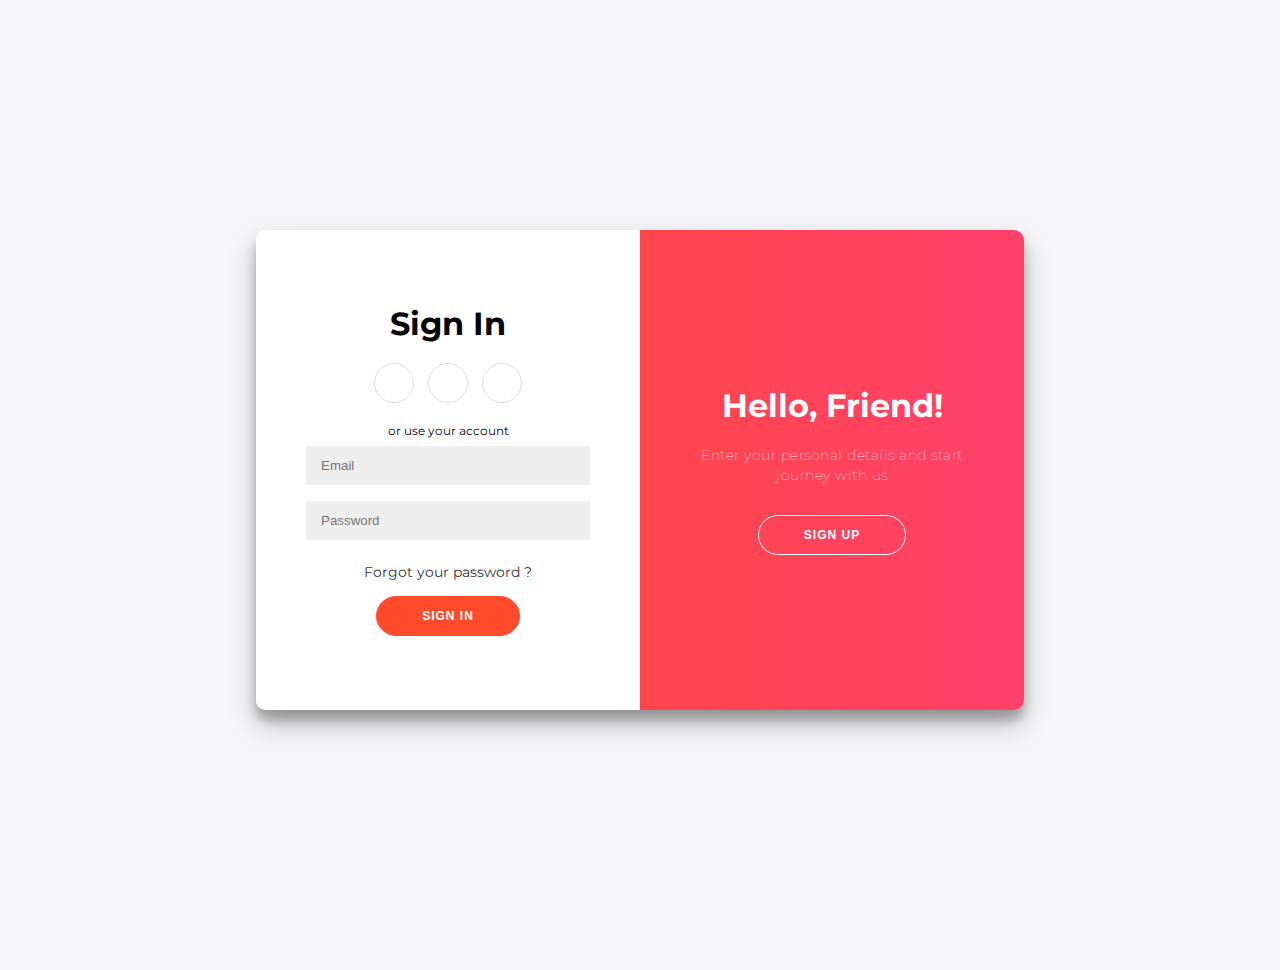
<file: Animated Sign In Form/index.html>
<!DOCTYPE html>
<html lang="en">

<head>
    <meta charset="UTF-8">
    <meta http-equiv="X-UA-Compatible" content="IE=edge">
    <meta name="viewport" content="width=device-width, initial-scale=1.0">
    <link rel="stylesheet" href="https://cdnjs.cloudflare.com/ajax/libs/font-awesome/6.1.2/css/all.min.css"
        integrity="sha512-1sCRPdkRXhBV2PBLUdRb4tMg1w2YPf37qatUFeS7zlBy7jJI8Lf4VHwWfZZfpXtYSLy85pkm9GaYVYMfw5BC1A=="
        crossorigin="anonymous" referrerpolicy="no-referrer" />
    <link rel="stylesheet" href="style.css">
    <title> Sign In / Sign Up</title>
</head>

<body>
    <div class="container" id="container">
        <div class="form-container sign-up-container">
            <form action="#">
                <h1>Create Account</h1>
                <div class="social-container">
                    <a href="#" class="social"><i class="fab fa-facebook-f"></i></a>
                    <a href="#" class="social"><i class="fab fa-google-plus-g"></i></a>
                    <a href="#" class="social"><i class="fab fa-linkedin-in"></i></a>
                </div>
                <span>or use your email for registration</span>
                <input type="text" placeholder="Name">
                <input type="email" placeholder="Email">
                <input type="password" placeholder="Password">
                <button> Sign In </button>
            </form>
        </div>
        <div class="form-container sign-in-container">
            <form action="#">
                <h1>Sign In</h1>
                <div class="social-container">
                    <a href="#" class="social"><i class="fab fa-facebook-f"></i></a>
                    <a href="#" class="social"><i class="fab fa-google-plus-g"></i></a>
                    <a href="#" class="social"><i class="fab fa-linkedin-in"></i></a>
                </div>
                <span>or use your account</span>
                <input type="email" placeholder="Email">
                <input type="password" placeholder="Password">
                <a href="#">Forgot your password ?</a>
                <button>Sign In</button>
            </form>
        </div>
        <div class="overlay-container">
            <div class="overlay">
                <div class="overlay-panel overlay-left">
                    <h1>Welcome Back!</h1>
                    <p>
                        To keep connected with us please login with your personal info
                    </p>
                    <button class="ghost" id="signIn">Sign In</button>
                </div>
                <div class="overlay-panel overlay-right">
                    <h1>Hello, Friend!</h1>
                    <p>Enter your personal details and start journey with us</p>
                    <button class="ghost" id="signUp">Sign Up</button>
                </div>
            </div>
        </div>
    </div>

    <script src="index.js"></script>
</body>

</html>
</file>
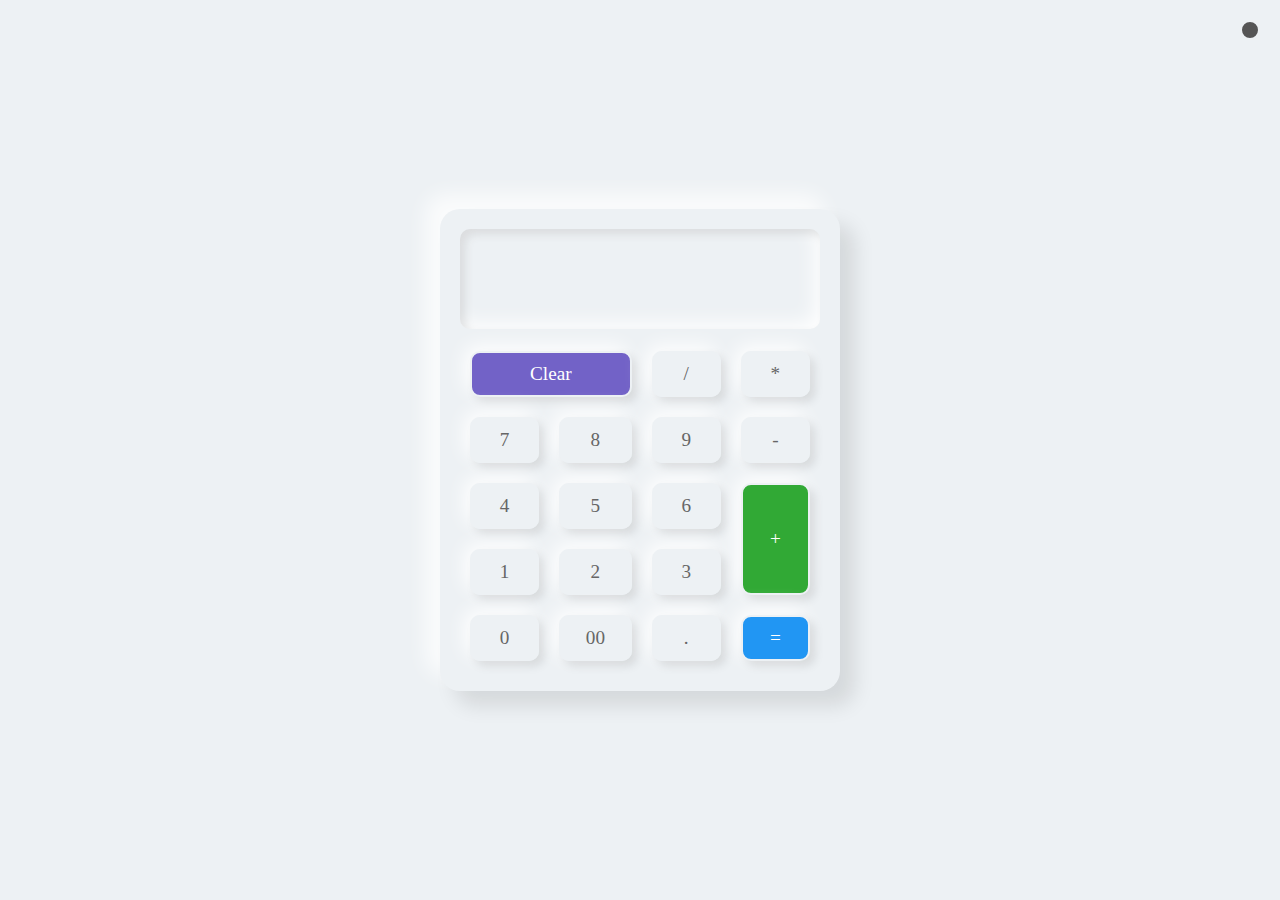
<file: Calculator/index.html>
<!DOCTYPE html>
<html lang="en">

<head>
    <meta charset="UTF-8">
    <meta http-equiv="X-UA-Compatible" content="IE=edge">
    <meta name="viewport" content="width=device-width, initial-scale=1.0">
    <link rel="stylesheet" href="style.css">
    <title>Calculator</title>
</head>

<body>
    <div class="toggleBtn"></div>
    <div class="calculator">
        <div class="btns">
            <h2 id="value"></h2>
            <span id="clear">Clear</span>
            <span>/</span>
            <span>*</span>
            <span>7</span>
            <span>8</span>
            <span>9</span>
            <span>-</span>
            <span>4</span>
            <span>5</span>
            <span>6</span>
            <span id="plus">+</span>
            <span>1</span>
            <span>2</span>
            <span>3</span>
            <span>0</span>
            <span>00</span>
            <span>.</span>
            <span id="equal">=</span>
        </div>
    </div>
    <script>
        let btns = document.querySelector('.btns');
        let btn = document.querySelectorAll('span');
        let value = document.getElementById('value');
        let toggleBtn = document.querySelector('.toggleBtn');
        let body = document.querySelector('body');


        for (let i = 0; i < btn.length; i++) {
            btn[i].addEventListener("click", function () {
                if (this.innerHTML == "=") {
                    value.innerHTML = eval(value.innerHTML);
                }
                else {
                    if (this.innerHTML == "Clear") {
                        value.innerHTML = ""
                    }
                    else {
                        value.innerHTML += this.innerHTML;
                    }
                }
            })
        }
        toggleBtn.onclick = function () {
            body.classList.toggle('dark')
        }
    </script>
</body>

</html>
</file>
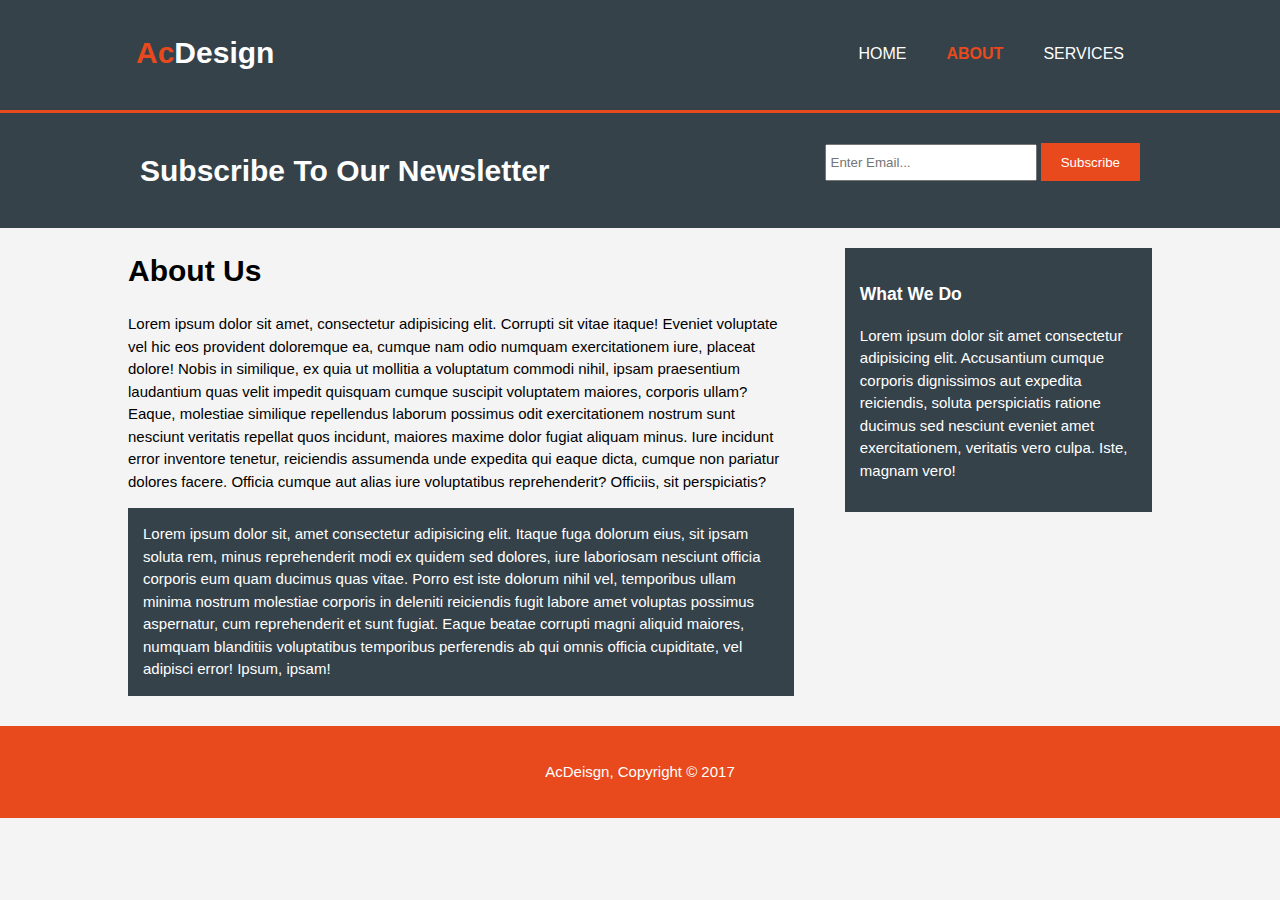
<file: AcDesign Webpage/about.html>
<!DOCTYPE html>
<html>
  <head>
    <meta charset="utf-8">
    <meta name="viewport" content="width=device-width">
    <meta name="description" content="Affordable and professional web design">
	  <meta name="keywords" content="web design, affordable web design, professional web design">
  	<meta name="author" content="Brad Traversy">
    <title>Acme Web Deisgn | About</title>
    <link rel="stylesheet" href="acdesign.css">
  </head>
  <body>
    <header>
      <div class="container">
        <div id="branding">
          <h1><span class="highlight">Ac</span>Design</h1>
        </div>
        <nav>
          <ul>
            <li><a href="acdesign.html">Home</a></li>
            <li class="current"><a href="about.html">About</a></li>
            <li><a href="services.html">Services</a></li>
          </ul>
        </nav>
      </div>
    </header>

    

    <section id="newsletter">
      <div class="container">
        <h1>Subscribe To Our Newsletter</h1>
        <form>
          <input type="email" placeholder="Enter Email...">
          <button type="submit" class="button_1">Subscribe</button>
        </form>
      </div>
    </section>

    <section id="main">
      <div class="container">
        <article id="main-col">
            <h1 class="page-title">About Us</h1>
            <p>
                Lorem ipsum dolor sit amet, consectetur adipisicing elit. Corrupti sit vitae itaque! Eveniet voluptate vel hic eos provident doloremque ea, cumque nam odio numquam exercitationem iure, placeat dolore! Nobis in similique, ex quia ut mollitia a voluptatum commodi nihil, ipsam praesentium laudantium quas velit impedit quisquam cumque suscipit voluptatem maiores, corporis ullam? Eaque, molestiae similique repellendus laborum possimus odit exercitationem nostrum sunt nesciunt veritatis repellat quos incidunt, maiores maxime dolor fugiat aliquam minus. Iure incidunt error inventore tenetur, reiciendis assumenda unde expedita qui eaque dicta, cumque non pariatur dolores facere. Officia cumque aut alias iure voluptatibus reprehenderit? Officiis, sit perspiciatis?
            </p>
            <p class="dark">
                Lorem ipsum dolor sit, amet consectetur adipisicing elit. Itaque fuga dolorum eius, sit ipsam soluta rem, minus reprehenderit modi ex quidem sed dolores, iure laboriosam nesciunt officia corporis eum quam ducimus quas vitae. Porro est iste dolorum nihil vel, temporibus ullam minima nostrum molestiae corporis in deleniti reiciendis fugit labore amet voluptas possimus aspernatur, cum reprehenderit et sunt fugiat. Eaque beatae corrupti magni aliquid maiores, numquam blanditiis voluptatibus temporibus perferendis ab qui omnis officia cupiditate, vel adipisci error! Ipsum, ipsam!
            </p>
        </article>
        <aside id="sidebar">
            <div class="dark">
                <h3>What We Do</h3>
                <p>
                    Lorem ipsum dolor sit amet consectetur adipisicing elit. Accusantium cumque corporis dignissimos aut expedita reiciendis, soluta perspiciatis ratione ducimus sed nesciunt eveniet amet exercitationem, veritatis vero culpa. Iste, magnam vero!
                </p>
            </div>
        </aside>
      </div>
    </section>

    <footer>
      <p>AcDeisgn, Copyright &copy; 2017</p>
    </footer>
  </body>
</html>
</file>
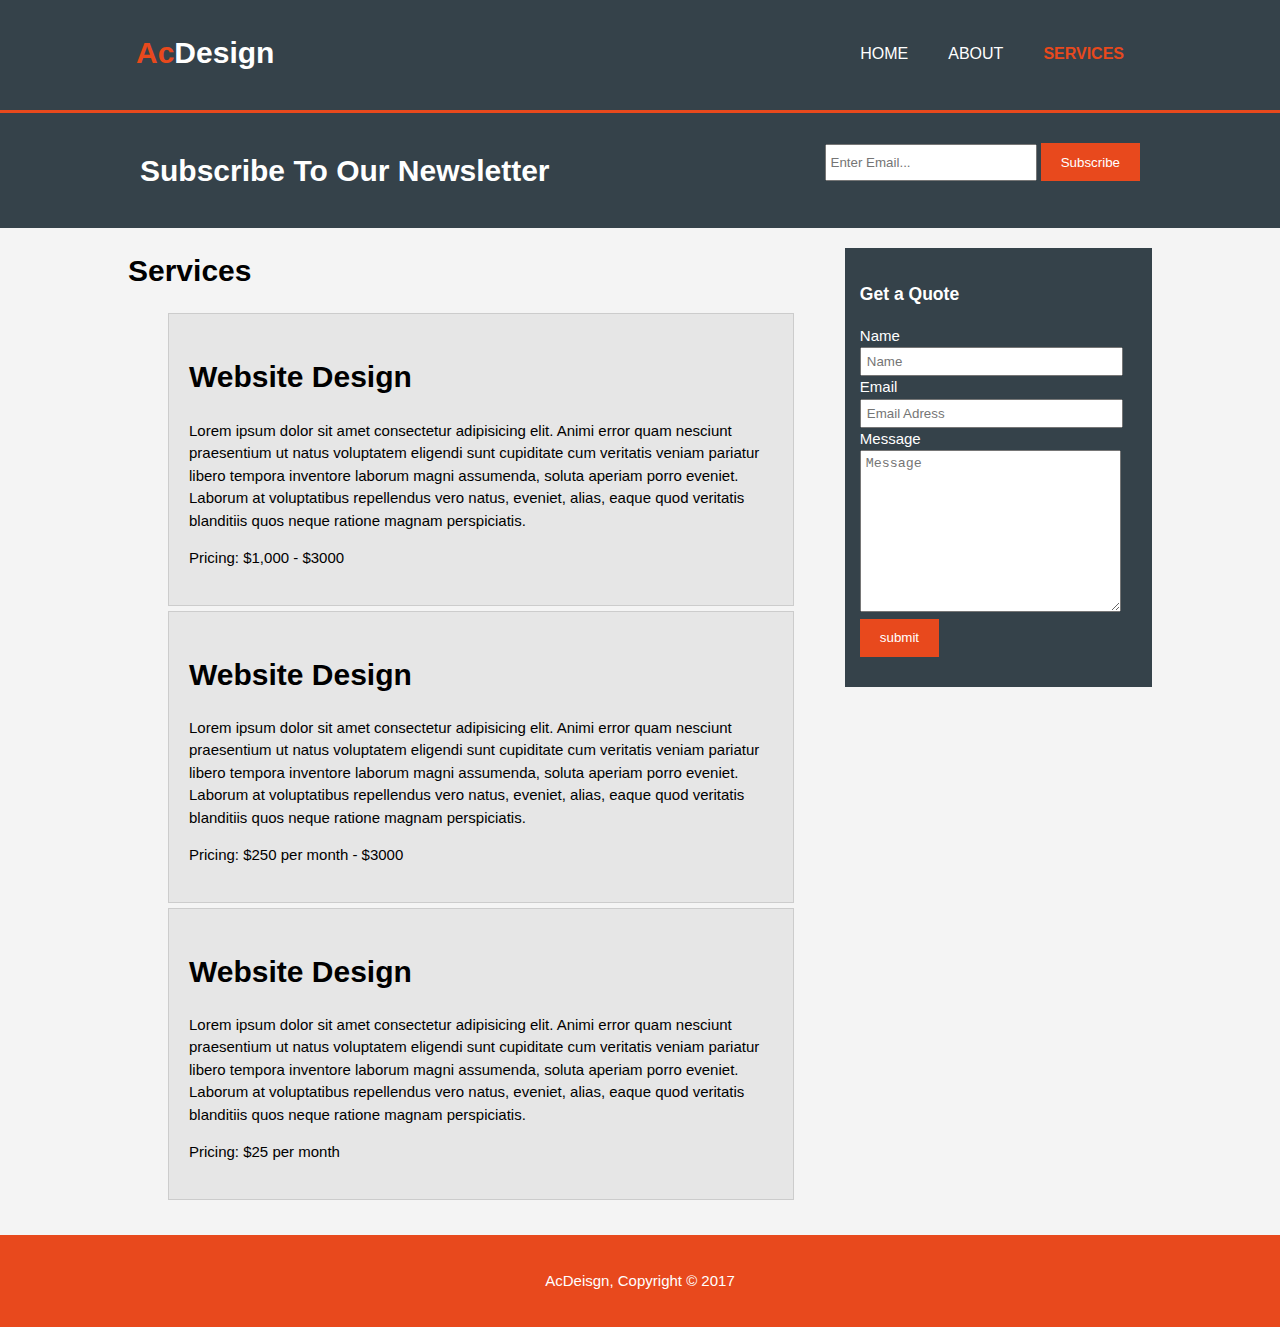
<file: AcDesign Webpage/services.html>
<!DOCTYPE html>
<html>
  <head>
    <meta charset="utf-8">
    <meta name="viewport" content="width=device-width">
    <meta name="description" content="Affordable and professional web design">
	  <meta name="keywords" content="web design, affordable web design, professional web design">
  	<meta name="author" content="Brad Traversy">
    <title>Acme Web Deisgn | Services</title>
    <link rel="stylesheet" href="acdesign.css">
  </head>
  <body>
    <header>
      <div class="container">
        <div id="branding">
          <h1><span class="highlight">Ac</span>Design</h1>
        </div>
        <nav>
          <ul>
            <li><a href="acdesign.html">Home</a></li>
            <li><a href="about.html">About</a></li>
            <li class="current"><a href="services.html">Services</a></li>
          </ul>
        </nav>
      </div>
    </header>

    

    <section id="newsletter">
      <div class="container">
        <h1>Subscribe To Our Newsletter</h1>
        <form>
          <input type="email" placeholder="Enter Email...">
          <button type="submit" class="button_1">Subscribe</button>
        </form>
      </div>
    </section>

    <section id="main">
      <div class="container">
        <article id="main-col">
            <h1 class="page-title">Services</h1>
            <ul id="services">
                <li>
                    <h1>Website Design</h1>
                    <p>
                        Lorem ipsum dolor sit amet consectetur adipisicing elit. Animi error quam nesciunt praesentium ut natus voluptatem eligendi sunt cupiditate cum veritatis veniam pariatur libero tempora inventore laborum magni assumenda, soluta aperiam porro eveniet. Laborum at voluptatibus repellendus vero natus, eveniet, alias, eaque quod veritatis blanditiis quos neque ratione magnam perspiciatis.
                    </p>
                    <p>
                        Pricing: $1,000 - $3000
                    </p>
                </li>
                <li>
                    <h1>Website Design</h1>
                    <p>
                        Lorem ipsum dolor sit amet consectetur adipisicing elit. Animi error quam nesciunt praesentium ut natus voluptatem eligendi sunt cupiditate cum veritatis veniam pariatur libero tempora inventore laborum magni assumenda, soluta aperiam porro eveniet. Laborum at voluptatibus repellendus vero natus, eveniet, alias, eaque quod veritatis blanditiis quos neque ratione magnam perspiciatis.
                    </p>
                    <p>
                        Pricing: $250 per month - $3000
                    </p>
                </li>
                <li>
                    <h1>Website Design</h1>
                    <p>
                        Lorem ipsum dolor sit amet consectetur adipisicing elit. Animi error quam nesciunt praesentium ut natus voluptatem eligendi sunt cupiditate cum veritatis veniam pariatur libero tempora inventore laborum magni assumenda, soluta aperiam porro eveniet. Laborum at voluptatibus repellendus vero natus, eveniet, alias, eaque quod veritatis blanditiis quos neque ratione magnam perspiciatis.
                    </p>
                    <p>
                        Pricing: $25 per month
                    </p>
                </li>
            </ul>
        </article>
        <aside id="sidebar">
            <div class="dark">
                <h3>Get a Quote</h3>
                <p>
                    <form action="#" class="quote">
                        <div>
                            <label for="">Name</label><br>
                            <input type="text" placeholder="Name">
                        </div>
                        <div>
                            <label for="">Email</label><br>
                            <input type="email" placeholder="Email Adress">
                        </div>
                        <div>
                            <label for="">Message</label><br>
                            <textarea  placeholder="Message" name="" id="" cols="30" rows="10" ></textarea>
                        </div>
                        <button class="button_1" type="submit">submit</button>
                    </form>
                </p>
            </div>
        </aside>
      </div>
    </section>

    <footer>
      <p>AcDeisgn, Copyright &copy; 2017</p>
    </footer>
  </body>
</html>
</file>
<file: Animated Sign In Form/style.css>
@import url("https://fonts.googleapis.com/css2?family=Montserrat&display=swap");
* {
  box-sizing: border-box;
}

body {
  font-family: "Montserrat", sans-serif;
  background: #f6f5f7;
  display: flex;
  flex-direction: column;
  justify-content: center;
  align-items: center;
  height: 100vh;
  margin: 20px 0 50px;
}

h1 {
  font-weight: bold;
  margin: 0;
}

p {
  font-size: 14px;
  font-weight: 100;
  line-height: 20px;
  letter-spacing: 0.5px;
  margin: 20px 0 30px;
}

span {
  font-size: 12px;
}

a {
  color: #333;
  font-size: 14px;
  text-decoration: none;
  margin: 15px 0;
}

.container {
  background: #fff;
  border-radius: 10px;
  box-shadow: 0 14px 28px rgba(0, 0, 0, 0.25), 0 10px 10px rgba(0, 0, 0, 0.22);
  position: relative;
  overflow: hidden;
  width: 768px;
  max-width: 100%;
  min-height: 480px;
}

.form-container form {
  background: #fff;
  display: flex;
  flex-direction: column;
  padding: 0 50px;
  height: 100%;
  justify-content: center;
  align-items: center;
  text-align: center;
}

.social-container {
  margin: 20px 0;
}

.social-container a {
  border: 1px solid #ddd;
  border-radius: 50%;
  display: inline-flex;
  justify-content: center;
  align-items: center;
  margin: 0 5px;
  height: 40px;
  width: 40px;
}

.form-container input {
  background: #eee;
  border: none;
  padding: 12px 15px;
  margin: 8px 0;
  width: 100%;
}

button {
  border-radius: 20px;
  border: 1px solid #ff4b2b;
  background: #ff4b2b;
  color: #fff;
  font-size: 12px;
  font-weight: bold;
  padding: 12px 45px;
  letter-spacing: 1px;
  text-transform: uppercase;
  transition: transform 80ms ease-in;
}

button:active {
  transform: scale(0.95);
}

button:focus {
  outline: none;
}

button.ghost {
  background: transparent;
  border-color: #fff;
}

.form-container {
  position: absolute;
  top: 0;
  height: 100%;
  transition: all 0.6s ease-in-out;
}

.sign-in-container {
  left: 0;
  width: 50%;
  z-index: 2;
}
.sign-up-container {
  left: 0;
  width: 50%;
  z-index: 1;
}

.overlay-container {
  position: absolute;
  top: 0;
  left: 50%;
  width: 50%;
  height: 100%;
  overflow: hidden;
  transition: transform 0.6s ease-in-out;
  z-index: 100;
}

.overlay {
  background: #ff416c;
  background: linear-gradient(to right, #ff4b2b, #ff416c) no-repeat 0 0 / cover;
  color: #fff;
  position: relative;
  left: -100%;
  height: 100%;
  width: 200%;
  transform: translateX(0);
  transition: transform 0.6s ease-in-out;
}

.overlay-panel {
  position: absolute;
  top: 0;
  display: flex;
  flex-direction: column;
  justify-content: center;
  align-items: center;
  padding: 0 40px;
  height: 100%;
  width: 50%;
  text-align: center;
  transform: translateX(0);
  transition: transform 0.6s ease-in-out;
}

.overlay-right {
  right: 0;
  transform: translateX(0);
}

.overlay-left {
  transform: translateX(-20%);
}

/* Animation */

/* Move signin to right */
.container.right-panel-active .sign-in-container {
  transform: translateX(100%);
}

/* Move Overlay to left */
.container.right-panel-active .overlay-container {
  transform: translateX(-100%);
}

/* Bring Sign Up over sign in */
.container.right-panel-active .sign-up-container {
  transform: translateX(100%);
  opacity: 1;
  z-index: 5;
}

/* Move overlay back to right */
.container.right-panel-active .overlay {
  transform: translateX(50%);
}

.container.container.right-panel-active .overlay-left {
  transform: translateX(0);
}

.container.container.right-panel-active .overlay-right {
  transform: translateX(20%);
}
</file>
<file: Calculator/style.css>
* {
  margin: 0;
  padding: 0;
  box-sizing: border-box;
  font-family: consolas;
}

body {
  display: flex;
  align-items: center;
  justify-content: center;
  min-height: 100vh;
  background: #edf1f4;
  transition: 300ms;
}

.dark {
  background: #282c2f;
}

.calculator {
  position: relative;
  width: 400px;
  padding: 20px;
  box-shadow: 15px 15px 20px rgba(0, 0, 0, 0.1), -15px -15px 20px #fffb;
  border-radius: 20px;
  transition: 300ms;
}

.dark .calculator {
  background: #33393e;
  box-shadow: 15px 15px 20px rgba(0, 0, 0, 0.25),
    -15px -15px 20px rgba(255, 255, 255, 0.1);
}

.calculator .btns {
  position: relative;
  display: grid;
}

.calculator .btns #value {
  position: relative;
  grid-column: span 4;
  user-select: none;
  overflow: none;
  width: 100%;
  text-align: end;
  color: #5166d6;
  height: 100px;
  line-height: 100px;
  box-shadow: inset 5px 5px 10px rgba(0, 0, 0, 0.1), inset -5px -5px 20px #fff;
  border-radius: 10px;
  margin-bottom: 12px;
  padding: 0 20px;
  font-size: 2em;
  font-weight: 500;
  transition: 300ms;
}

.dark .calculator .btns #value {
  background: #33393e;
  box-shadow: inset 15px 15px 20px rgba(0, 0, 0, 0.25),
    inset -15px -15px 20px rgba(255, 255, 255, 0.1);
}

.calculator .btns span {
  position: relative;
  padding: 10px;
  box-shadow: 5px 5px 10px rgba(0, 0, 0, 0.1), -5px -5px 20px #fff;
  margin: 10px;
  cursor: pointer;
  user-select: none;
  min-width: 40px;
  display: flex;
  justify-content: center;
  align-items: center;
  font-size: 1.2em;
  color: #666;
  border: 2px solid #edf1f4;
  border-radius: 10px;
  transition: 300ms;
}

.dark .calculator .btns span {
  color: #eee;
  border: 2px solid #333;
  box-shadow: 5px 5px 10px rgba(0, 0, 0, 0.25),
    -5px -5px 20px rgba(255, 255, 255, 0.1);
}

.calculator .btns span:active {
  box-shadow: inset 5px 5px 10px rgba(0, 0, 0, 0.1), inset -5px -5px 20px #fff;
  color: #f44336;
  transition: 300ms;
}

.dark .calculator .btns span:active {
  box-shadow: inset 5px 5px 10px rgba(0, 0, 0, 0.1),
    inset -5px -5px 20px rgba(255, 255, 255, 0.1);
}

.calculator .btns span#clear {
  grid-column: span 2;
  background-color: rgb(114, 98, 199);
  color: #fff;
  border: 2px solid #edf1f4;
  transition: 300ms;
}

.calculator .btns span#plus {
  grid-row: span 2;
  background-color: #31a935;
  color: #fff;
  border: 2px solid #edf1f4;
  transition: 300ms;
}

.calculator .btns span#equal {
  grid-row: span 2;
  background-color: #2196f3;
  color: #fff;
  border: 2px solid #edf1f4;
  transition: 300ms;
}
.dark .calculator .btns span#clear,
.dark .calculator .btns span#plus,
.dark .calculator .btns span#equal {
  border: 2px solid #333;
}

.calculator .btns span#clear:active,
.calculator .btns span#equal:active,
.calculator .btns span#plus:active {
  box-shadow: 5px 5px 10px rgba(0, 0, 0, 0.1), -5px -5px 10px #fff,
    inset 5px 5px 10px rgba(0, 0, 0, 0.1);
  transition: 300ms;
}

.dark .calculator .btns span#clear:active,
.dark .calculator .btns span#equal:active,
.dark .calculator .btns span#plus:active {
  box-shadow: inset 5px 5px 10px rgba(0, 0, 0, 0.1);
}

.toggleBtn {
  position: fixed;
  top: 20px;
  right: 20px;
  width: 20px;
  height: 20px;
  background: #553;
  border-radius: 50%;
  background: #555;
  cursor: pointer;
  border: 2px solid #edf1f4;
  transition: 300ms;
}
.dark .toggleBtn {
  background: #edf1f4;
  border: 2px solid #333;
}
</file>
<file: AcDesign Webpage/acdesign.css>
body{
    font: 15px/1.5 Arial, Helvetica, sans-serif;
    padding: 0px;
    margin: 0px;
    background-color: #f4f4f4;
}

/* Global CSS */
.container{
    width: 80%;
    margin: auto;
    overflow: hidden;
}

header ul{
    margin: 0px;
    padding: 0px;
}

.button_1{
    height: 38px;
    background: #e8491d;
    border: none;
    padding-left: 20px;
    padding-right: 20px;
    color: white;
}

.dark{
    padding: 15px;
    background: #35424a;
    color :white;
    margin-top: 10px;
    margin-bottom: 10px;
}

/* Header */
header{
    background-color: #35424a;
    color: white;
    padding: 10px;
    padding-top: 30px;
    min-height: 70px;
    border-bottom: #e8491d 3px solid;
}

header a{
    color: white;
    text-decoration: none;
    text-transform: uppercase;
    font-size: 16px;
}

header li{
    float: left;
    display: inline;
    padding: 0 20px 0 20px;
}

header #branding{
    float: left;
}

header #branding h1{
    margin: 0px;
}

header nav{
    float: right;
    margin-top: 12px;
}

header .highlight, header .current a{
    color: #e8491d;
    font-weight: 700;
}

header a:hover{
    color : #cccccc;
    font-weight: 700;
}

/* Showcase */

#showcase{

    min-height: 400px;
    background: url("https://cdn.pixabay.com/photo/2015/07/17/22/43/student-849822_960_720.jpg") no-repeat;
    background-size: 1400px;
    text-align: center;
    color: white;
}

#showcase h1{
    margin-top: 100px;
    font-size: 50px;
    margin-bottom: 10px;
}

#showcase p{
    font-size: 25px;
}

/* Newsletter */
#newsletter{
    padding: 15px;
    color : white;
    background:  #35424a;
}

#newsletter h1{
    float: left;
}

#newsletter form{
    float: right;
    margin-top: 15px;
}

#newsletter input[type="email"]{
    padding: 4px;
    height: 25px;
    width: 200px;
}

/* Boxes */
#boxes{
    margin-top: 20px;
}

#boxes .box{
    float: left;
    width: 30%;
    padding: 10px;
    text-align: center;
}
#boxes .box img{
    width: 100px;
}

/* Sidebar */
aside#sidebar{
    float: right;
    width: 30%;
    margin-top: 10px;
}
aside#sidebar .quote input,aside#sidebar .quote textarea{
    width: 90%;
    padding: 5px;
}

/* Article */

article#main-col{
    float: left;
    width: 65%;
}

/* Services */
ul#services li{
    list-style: none;
    padding: 20px;
    border: #cccccc solid 1px;
    margin-bottom: 5px;
    background: #e6e6e6;
}
footer{
    padding: 20px;
    margin-top: 20px;
    color: white;
    background-color: #e8491d;
    text-align: center;
}

/* Media Queries */
@media(max-width: 768px){
    header #branding, header nav, header nav li, #newletter h1, #newsletter form, #boxex .box, article#main-col, aside#sidebar{
        float: none;
        text-align: center;
        width: 100%;
    }
    header{
        padding-bottom: 20px;
    }
    #showcase h1{
        margin: 40px;
    }
    #newsletter button, .quote button{
        display: block;
        width: 100%;
    }
    #newsletter form input[type="email"], .quote input{
        width: 100%;
        margin-bottom: 5px;
    }
    
}
</file>
